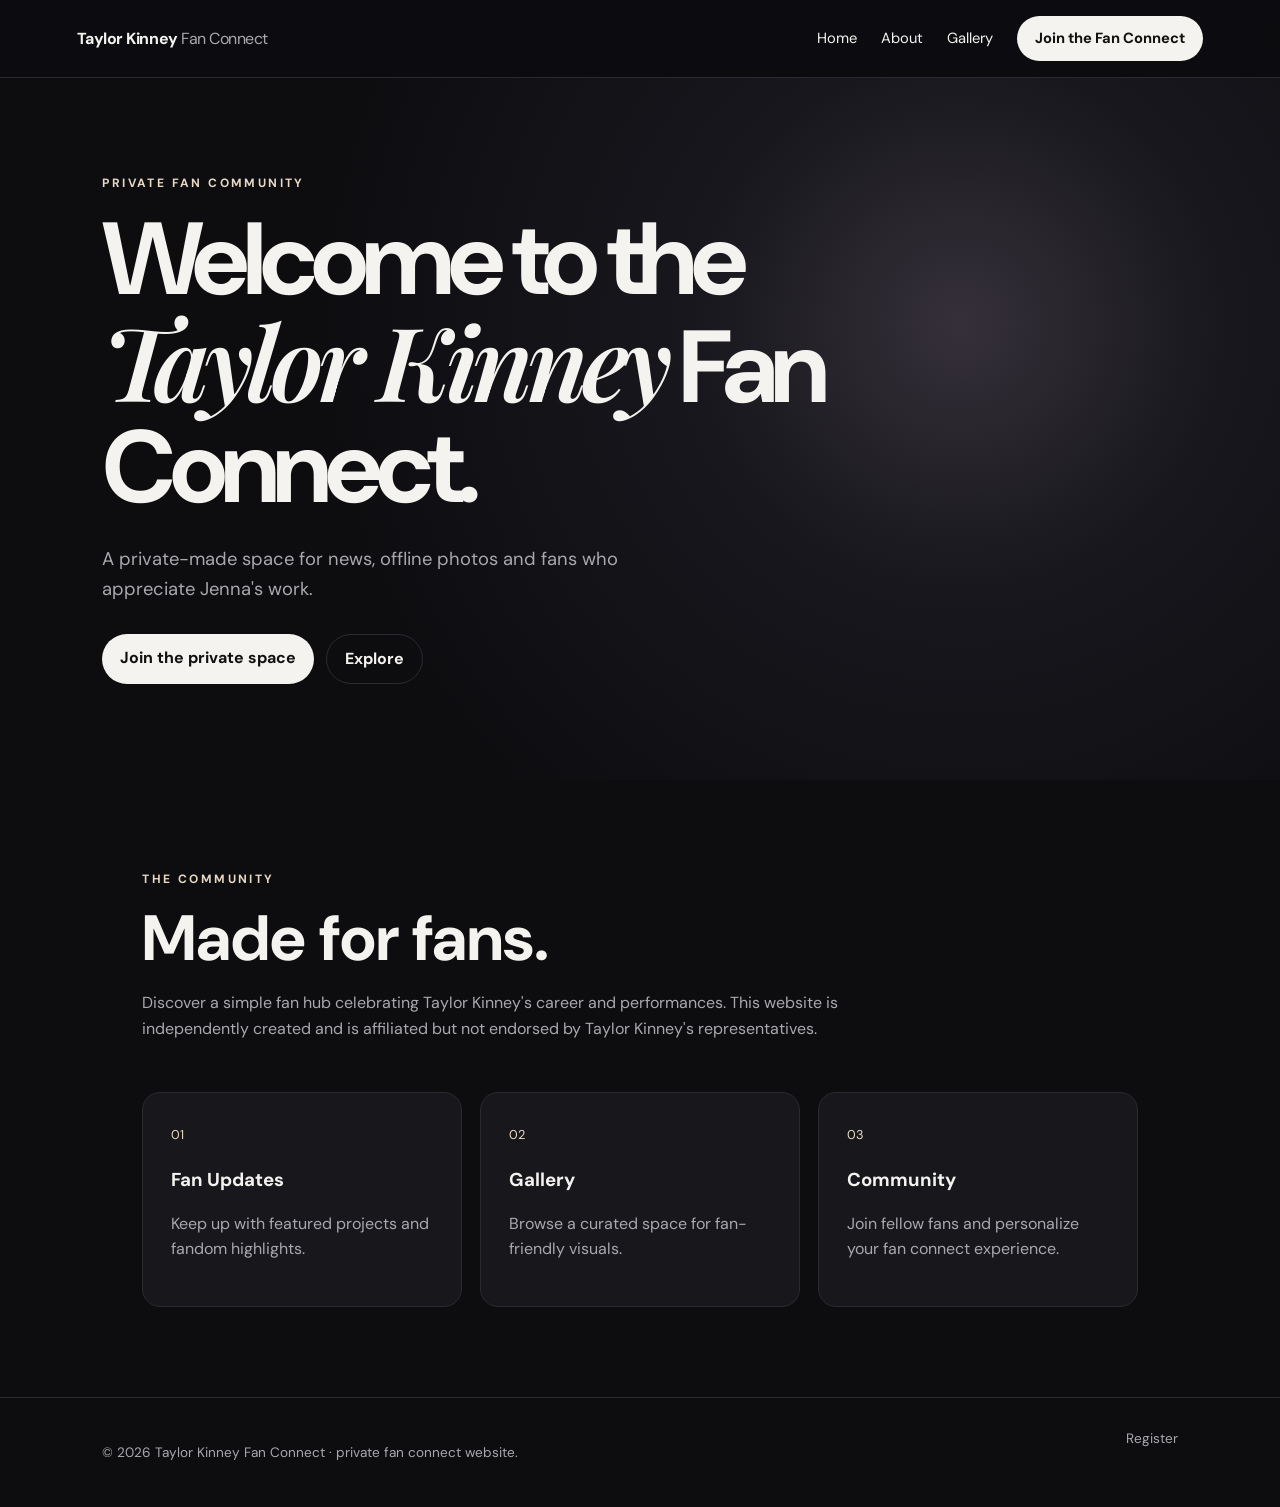
<file: index.html>
<!doctype html>
<html lang="en">
<head>
  <meta charset="UTF-8">
  <meta name="viewport" content="width=device-width, initial-scale=1.0">
  <meta name="description" content="Taylor Kinney Fan Connect — an private community site.">
  <title>Taylor Kinney Fan Connect</title>
  <link rel="stylesheet" href="style.css">
</head>
<body>
  <header class="site-header">
    <a class="brand" href="index.html">Taylor Kinney <span>Fan Connect</span></a>
    <nav>
      <a href="index.html">Home</a>
      <a href="about.html">About</a>
      <a href="gallery.html">Gallery</a>
      <a class="nav-button" href="register.html">Join the Fan Connect</a>
    </nav>
  </header>

  <main>
    <section class="hero">
      <div class="hero-content">
        <p class="eyebrow">PRIVATE FAN COMMUNITY</p>
        <h1>Welcome to the <em>Taylor Kinney</em> Fan Connect.</h1>
        <p class="hero-copy">A private-made space for news, offline photos and fans who appreciate Jenna's work.</p>
        <div class="hero-actions">
          <a class="button" href="register.html">Join the private space</a>
          <a class="button secondary" href="about.html">Explore</a>
        </div>
      </div>
    </section>

    <section class="intro section">
      <p class="eyebrow">THE COMMUNITY</p>
      <h2>Made for fans.</h2>
      <p>Discover a simple fan hub celebrating Taylor Kinney's career and performances. This website is independently created and is affiliated but not endorsed by Taylor Kinney's representatives.</p>
      <div class="cards">
        <article><span>01</span><h3>Fan Updates</h3><p>Keep up with featured projects and fandom highlights.</p></article>
        <article><span>02</span><h3>Gallery</h3><p>Browse a curated space for fan-friendly visuals.</p></article>
        <article><span>03</span><h3>Community</h3><p>Join fellow fans and personalize your fan connect experience.</p></article>
      </div>
    </section>
  </main>

  <footer>
    <p>© 2026 Taylor Kinney Fan Connect · private fan connect website.</p>
    <a href="register.html">Register</a>
  </footer>
</body>
</html>
</file>
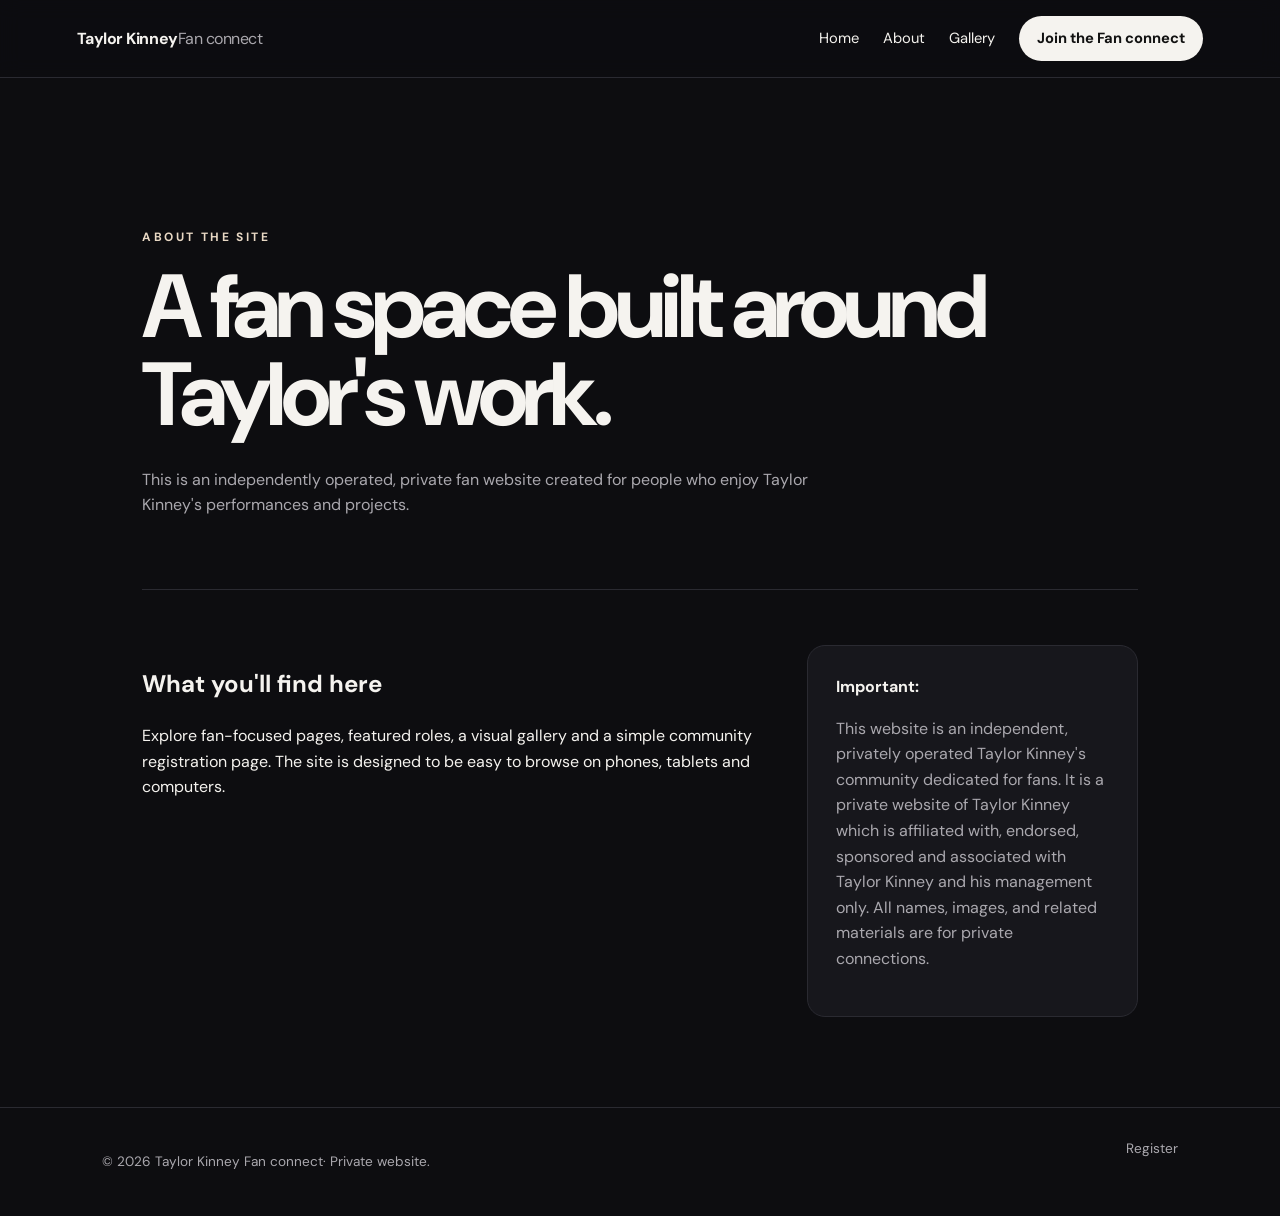
<file: about.html>
<!doctype html>
<html lang="en">
<head>
  <meta charset="UTF-8"><meta name="viewport" content="width=device-width, initial-scale=1.0">
  <title>About — Taylor Kinney Fan Connect</title><link rel="stylesheet" href="style.css">
</head>
<body>
<header class="site-header"><a class="brand" href="index.html">Taylor Kinney<span>Fan connect</span></a><nav><a href="index.html">Home</a><a href="about.html">About</a><a href="gallery.html">Gallery</a><a class="nav-button" href="register.html">Join the Fan connect</a></nav></header>
<main class="page">
  <section class="page-heading"><p class="eyebrow">ABOUT THE SITE</p><h1>A fan space built around Taylor's work.</h1><p>This is an independently operated, private fan website created for people who enjoy Taylor Kinney's performances and projects.</p></section>
  <section class="content-grid">
    <div><h2>What you'll find here</h2><p>Explore fan-focused pages, featured roles, a visual gallery and a simple community registration page. The site is designed to be easy to browse on phones, tablets and computers.</p></div>
    <div class="notice"><strong>Important:</strong><p>This website is an independent, privately operated Taylor Kinney's community dedicated for fans. It is a private website of Taylor Kinney which is affiliated with, endorsed, sponsored and associated with Taylor Kinney and his management only. All names, images, and related materials are for private connections.</p></div>
  </section>
</main>
<footer><p>© 2026 Taylor Kinney Fan connect· Private website.</p><a href="register.html">Register</a></footer>
</body>
</html>
</file>
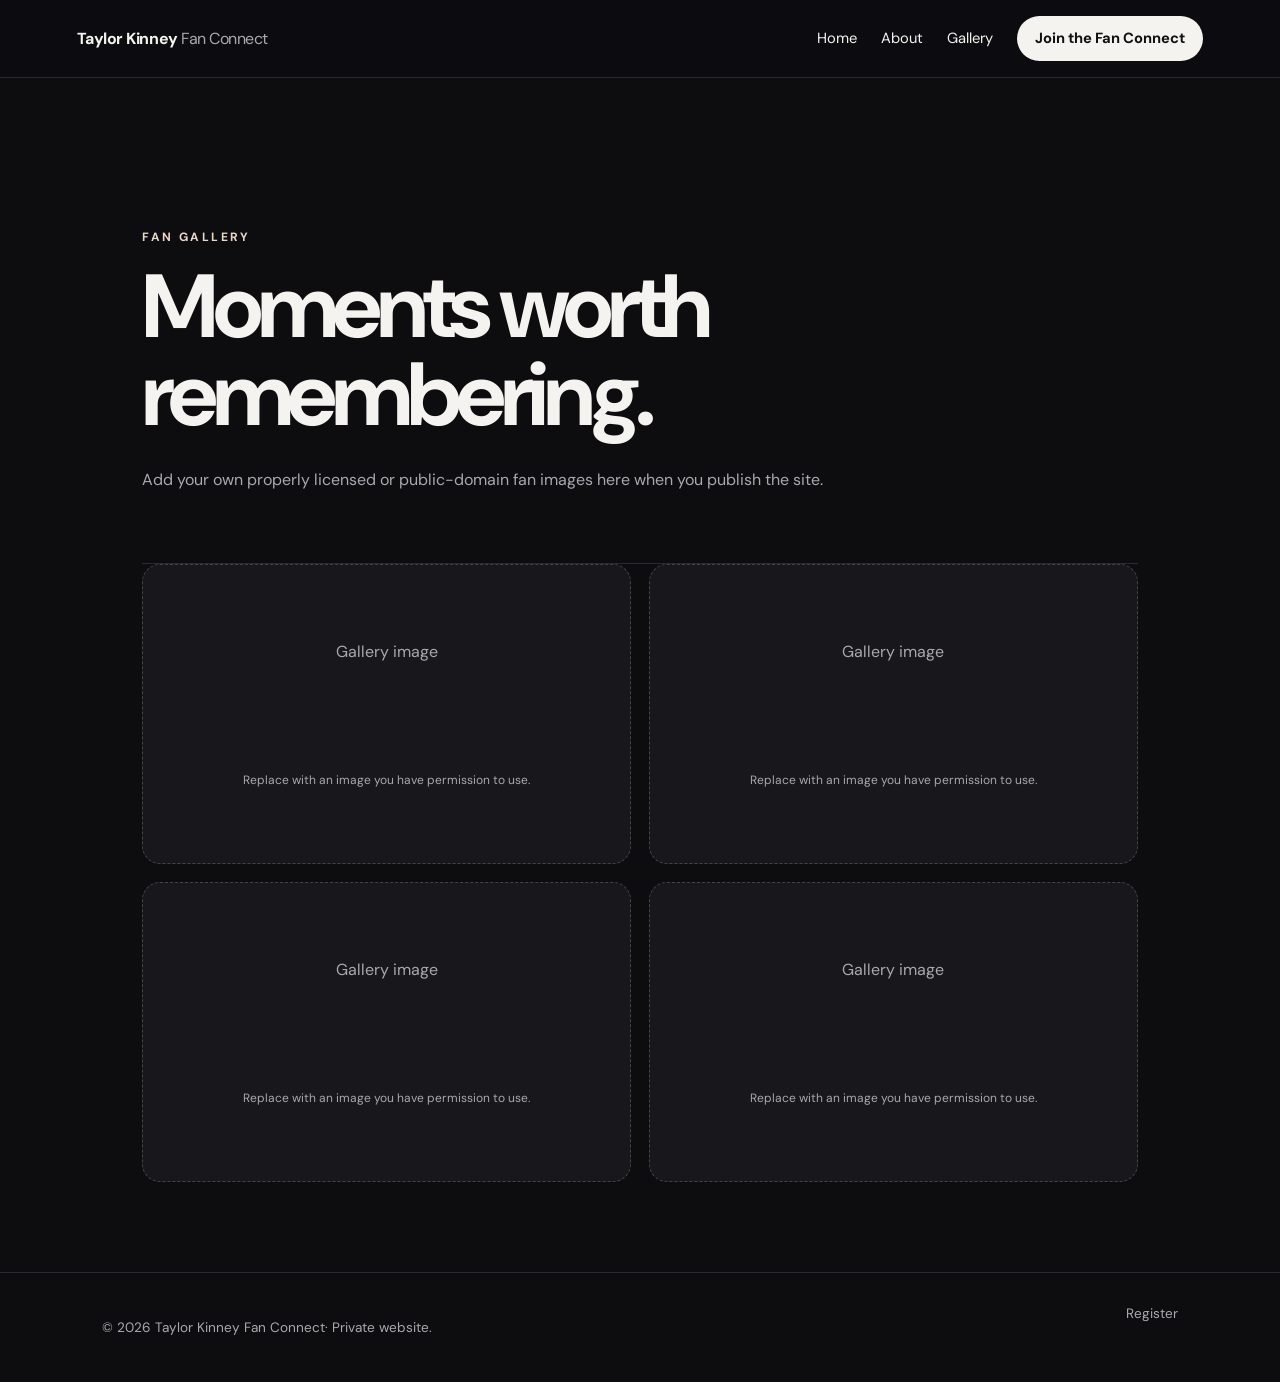
<file: gallery.html>
<!doctype html>
<html lang="en">
<head>
  <meta charset="UTF-8"><meta name="viewport" content="width=device-width, initial-scale=1.0">
  <title>Gallery — Taylor Kinney Fan Connect</title><link rel="stylesheet" href="style.css">
</head>
<body>
<header class="site-header"><a class="brand" href="index.html">Taylor Kinney <span>Fan Connect</span></a><nav><a href="index.html">Home</a><a href="about.html">About</a><a href="gallery.html">Gallery</a><a class="nav-button" href="register.html">Join the Fan Connect</a></nav></header>
<main class="page">
  <section class="page-heading"><p class="eyebrow">FAN GALLERY</p><h1>Moments worth remembering.</h1><p>Add your own properly licensed or public-domain fan images here when you publish the site.</p></section>
  <section class="gallery">
    <div class="placeholder">Gallery image<br><small>Replace with an image you have permission to use.</small></div>
    <div class="placeholder">Gallery image<br><small>Replace with an image you have permission to use.</small></div>
    <div class="placeholder">Gallery image<br><small>Replace with an image you have permission to use.</small></div>
    <div class="placeholder">Gallery image<br><small>Replace with an image you have permission to use.</small></div>
  </section>
</main>
<footer><p>© 2026 Taylor Kinney Fan Connect· Private website.</p><a href="register.html">Register</a></footer>
</body>
</html>
</file>
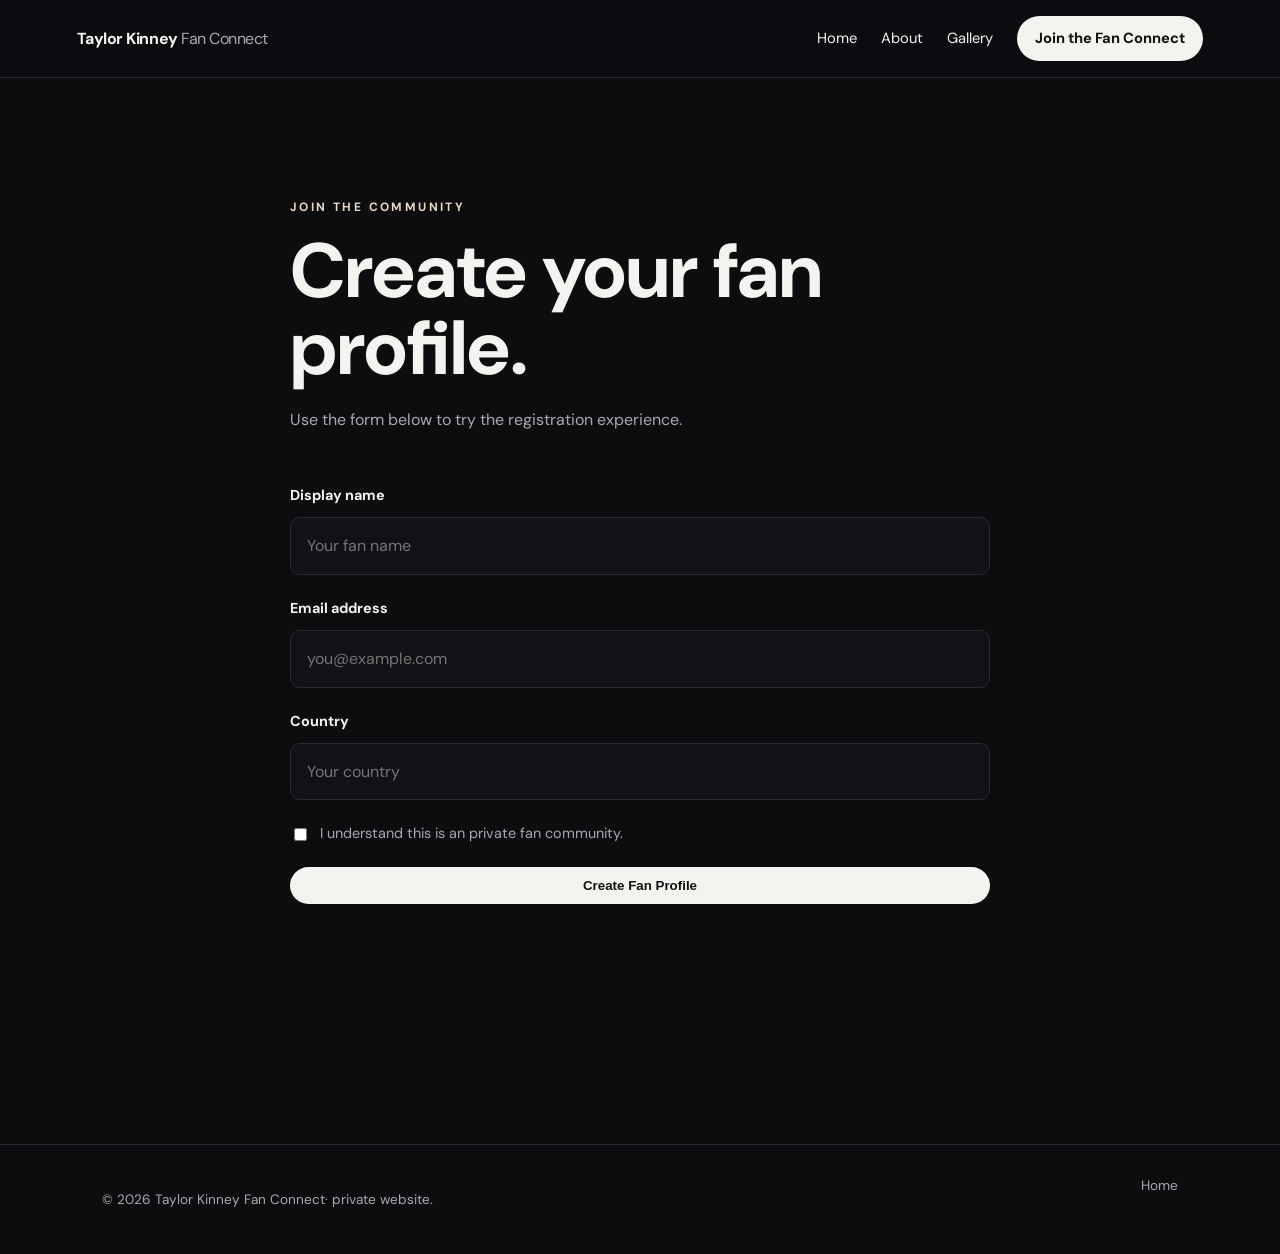
<file: register.html>
<!doctype html>
<html lang="en">
<head>
  <meta charset="UTF-8"><meta name="viewport" content="width=device-width, initial-scale=1.0">
  <meta name="description" content="Register for the Private Taylor Kinney Fan connect community.">
  <title>Register — Taylor Kinney Fan Connect</title><link rel="stylesheet" href="style.css">
</head>
<body>
<header class="site-header"><a class="brand" href="index.html">Taylor Kinney <span>Fan Connect</span></a><nav><a href="index.html">Home</a><a href="about.html">About</a><a href="gallery.html">Gallery</a><a class="nav-button" href="register.html">Join the Fan Connect</a></nav></header>
<main class="page">
  <section class="form-wrap">
    <div><p class="eyebrow">JOIN THE COMMUNITY</p><h1>Create your fan profile.</h1><p>Use the form below to try the registration experience.</p></div>
    <form id="registerForm">
      <label for="name">Display name</label><input id="name" name="name" type="text" required maxlength="60" autocomplete="nickname" placeholder="Your fan name">
      <label for="email">Email address</label><input id="email" name="email" type="email" required autocomplete="email" placeholder="you@example.com">
      <label for="country">Country</label><input id="country" name="country" type="text" maxlength="60" autocomplete="country-name" placeholder="Your country">
      <label class="check"><input type="checkbox" required> I understand this is an private fan community.</label>
      <button class="button" type="submit">Create Fan Profile</button>
      <p id="message" class="success" role="status" aria-live="polite"></p>
    </form>
  </section>
</main>
<footer><p>© 2026 Taylor Kinney Fan Connect· private website.</p><a href="index.html">Home</a></footer>
<script>
document.getElementById('registerForm').addEventListener('submit', function(e) {
  e.preventDefault();
  document.getElementById('message').textContent = 'Thanks for joining the fan connect! This demo form is ready to connect to a real form service or backend.';
  this.reset();
});
</script>
</body>
</html>
</file>
<file: style.css>
@import url('https://fonts.googleapis.com/css2?family=DM+Sans:wght@400;500;700&family=Playfair+Display:ital,wght@0,600;1,600&display=swap');
:root{--bg:#0d0d10;--panel:#17171c;--text:#f5f3ef;--muted:#aaa8ae;--line:#2a2a31;--accent:#e8d8c4}
*{box-sizing:border-box}body{margin:0;background:var(--bg);color:var(--text);font-family:'DM Sans',sans-serif;line-height:1.6}a{color:inherit;text-decoration:none}.site-header{height:78px;display:flex;align-items:center;justify-content:space-between;padding:0 6%;border-bottom:1px solid var(--line);position:sticky;top:0;background:rgba(13,13,16,.94);backdrop-filter:blur(10px);z-index:5}.brand{font-weight:700;letter-spacing:-.03em}.brand span{font-weight:400;color:var(--muted)}nav{display:flex;gap:24px;align-items:center;font-size:.92rem}nav a:not(.nav-button):hover{color:var(--accent)}.nav-button,.button{background:var(--text);color:#111;padding:11px 18px;border-radius:999px;font-weight:700;display:inline-block;border:0;cursor:pointer}.hero{min-height:78vh;display:flex;align-items:center;padding:90px 8%;background:radial-gradient(circle at 75% 35%,#353039 0,#18171d 25%,#0d0d10 62%)}.hero-content{max-width:760px}.eyebrow{font-size:.75rem;letter-spacing:.2em;font-weight:700;color:var(--accent);margin:0 0 16px}.hero h1,.page-heading h1{font-size:clamp(3rem,8vw,7rem);line-height:.98;letter-spacing:-.06em;margin:0 0 28px}.hero h1 em{font-family:'Playfair Display',serif;font-weight:600}.hero-copy{font-size:1.15rem;color:var(--muted);max-width:600px}.hero-actions{display:flex;gap:12px;margin-top:30px}.secondary{background:transparent;color:var(--text);border:1px solid var(--line)}.section,.page{padding:90px 8%;max-width:1200px;margin:auto}.intro h2{font-size:clamp(2rem,5vw,4rem);line-height:1.05;margin:0 0 18px}.intro>p:not(.eyebrow){color:var(--muted);max-width:700px}.cards{display:grid;grid-template-columns:repeat(3,1fr);gap:18px;margin-top:50px}.cards article,.notice{border:1px solid var(--line);background:var(--panel);padding:28px;border-radius:18px}.cards span{color:var(--accent);font-size:.8rem}.cards h3{margin-bottom:8px}.cards p,.notice p{color:var(--muted)}footer{border-top:1px solid var(--line);padding:30px 8%;display:flex;justify-content:space-between;color:var(--muted);font-size:.85rem}.page-heading{padding:60px 0 55px;border-bottom:1px solid var(--line)}.page-heading h1{font-size:clamp(2.8rem,7vw,6rem);max-width:900px}.page-heading>p:last-child{color:var(--muted);max-width:700px}.content-grid{display:grid;grid-template-columns:1.3fr .7fr;gap:50px;padding-top:55px}.gallery{display:grid;grid-template-columns:repeat(2,1fr);gap:18px}.placeholder{min-height:300px;border:1px dashed #444;background:var(--panel);border-radius:18px;display:grid;place-items:center;text-align:center;color:var(--muted);padding:20px}.placeholder small{font-size:.75rem}.form-wrap{max-width:700px;margin:30px auto 80px}.form-wrap h1{font-size:clamp(2.5rem,6vw,5rem);line-height:1;margin:0 0 20px}.form-wrap>div>p:not(.eyebrow){color:var(--muted)}form{margin-top:40px;display:grid;gap:10px}label{font-size:.9rem;font-weight:700;margin-top:12px}input{width:100%;padding:15px 16px;border:1px solid var(--line);border-radius:10px;background:#111116;color:var(--text);font:inherit}input:focus{outline:2px solid var(--accent);outline-offset:2px}.check{display:flex;gap:10px;align-items:flex-start;font-weight:400;color:var(--muted);margin:12px 0}.check input{width:auto;margin-top:6px}.success{color:#cfe9cf;min-height:28px}@media(max-width:760px){.site-header{height:auto;padding:18px 5%;gap:15px;align-items:flex-start}.site-header nav{gap:10px;flex-wrap:wrap;justify-content:flex-end;font-size:.8rem}.nav-button{padding:8px 12px}.hero{min-height:72vh;padding:70px 7%}.section,.page{padding:65px 7%}.cards,.content-grid,.gallery{grid-template-columns:1fr}.gallery .placeholder{min-height:220px}footer{padding:25px 7%;gap:15px;flex-direction:column}}
</file>
